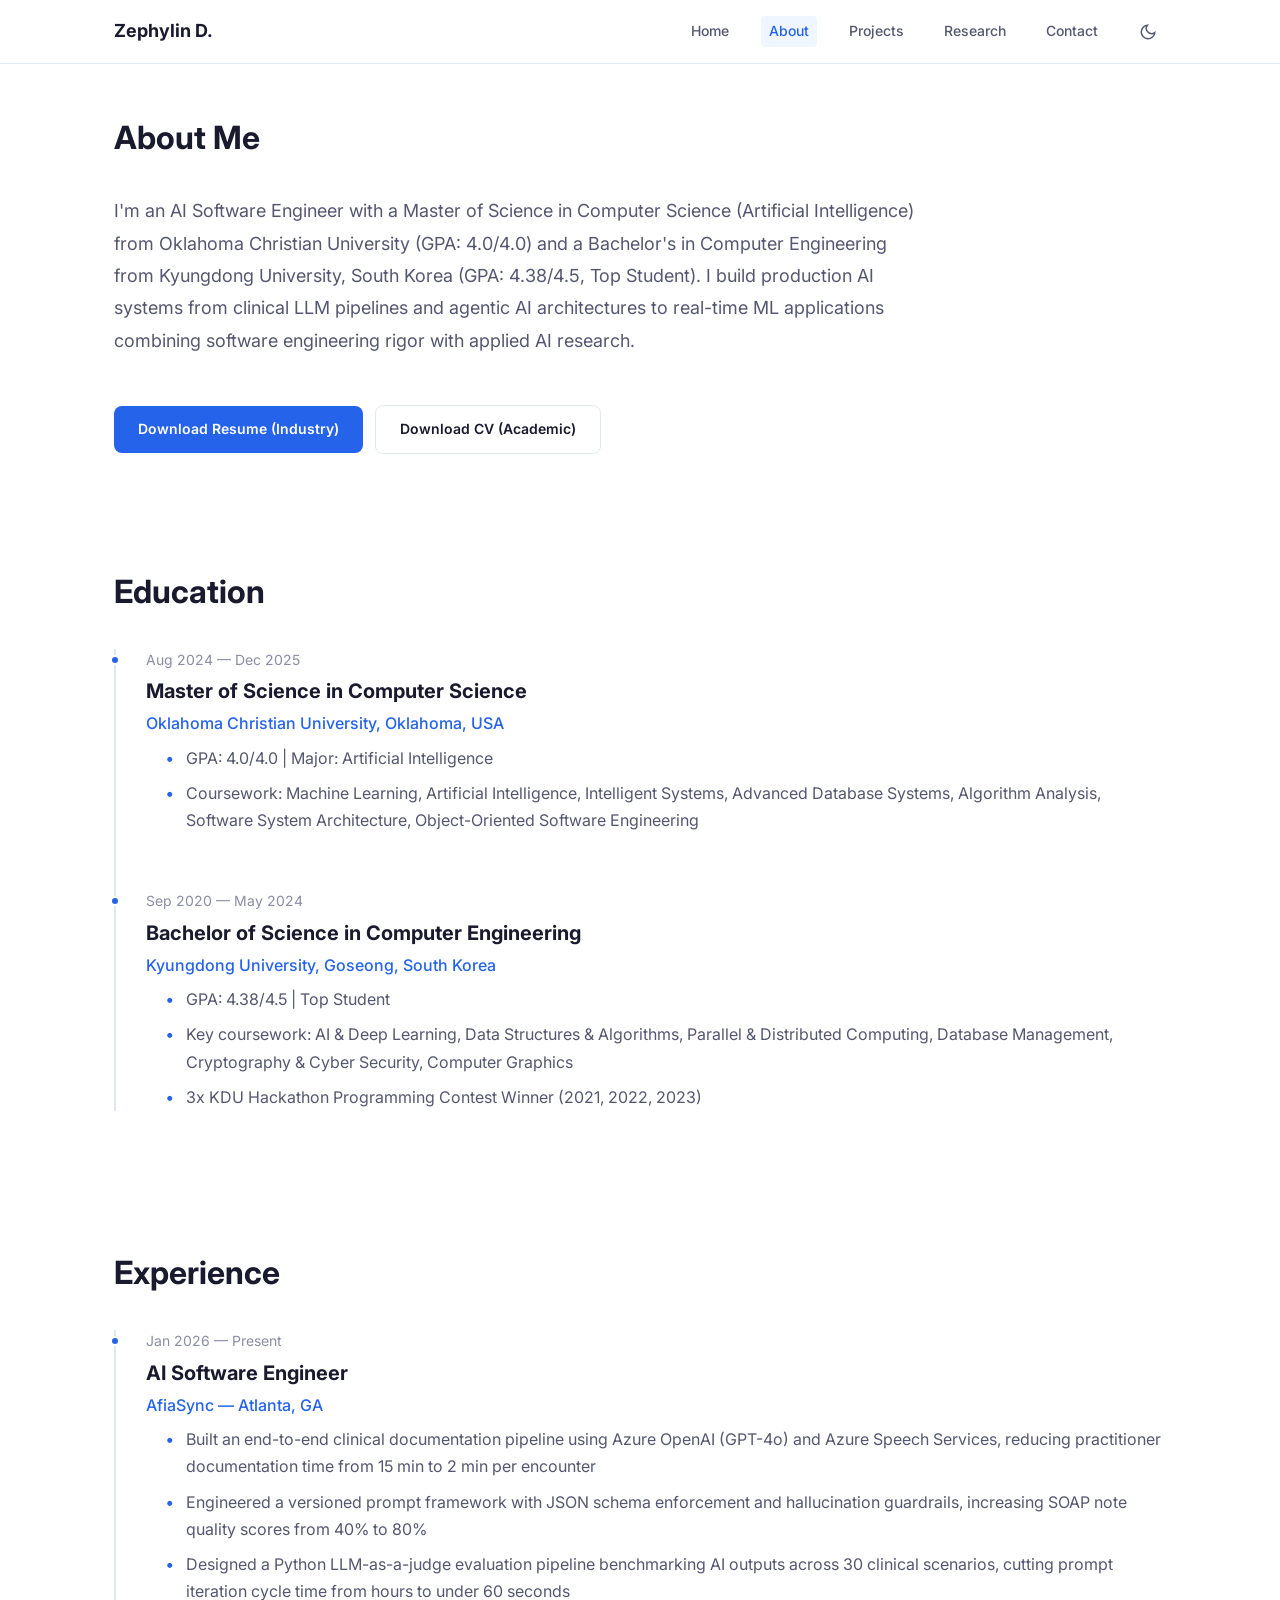
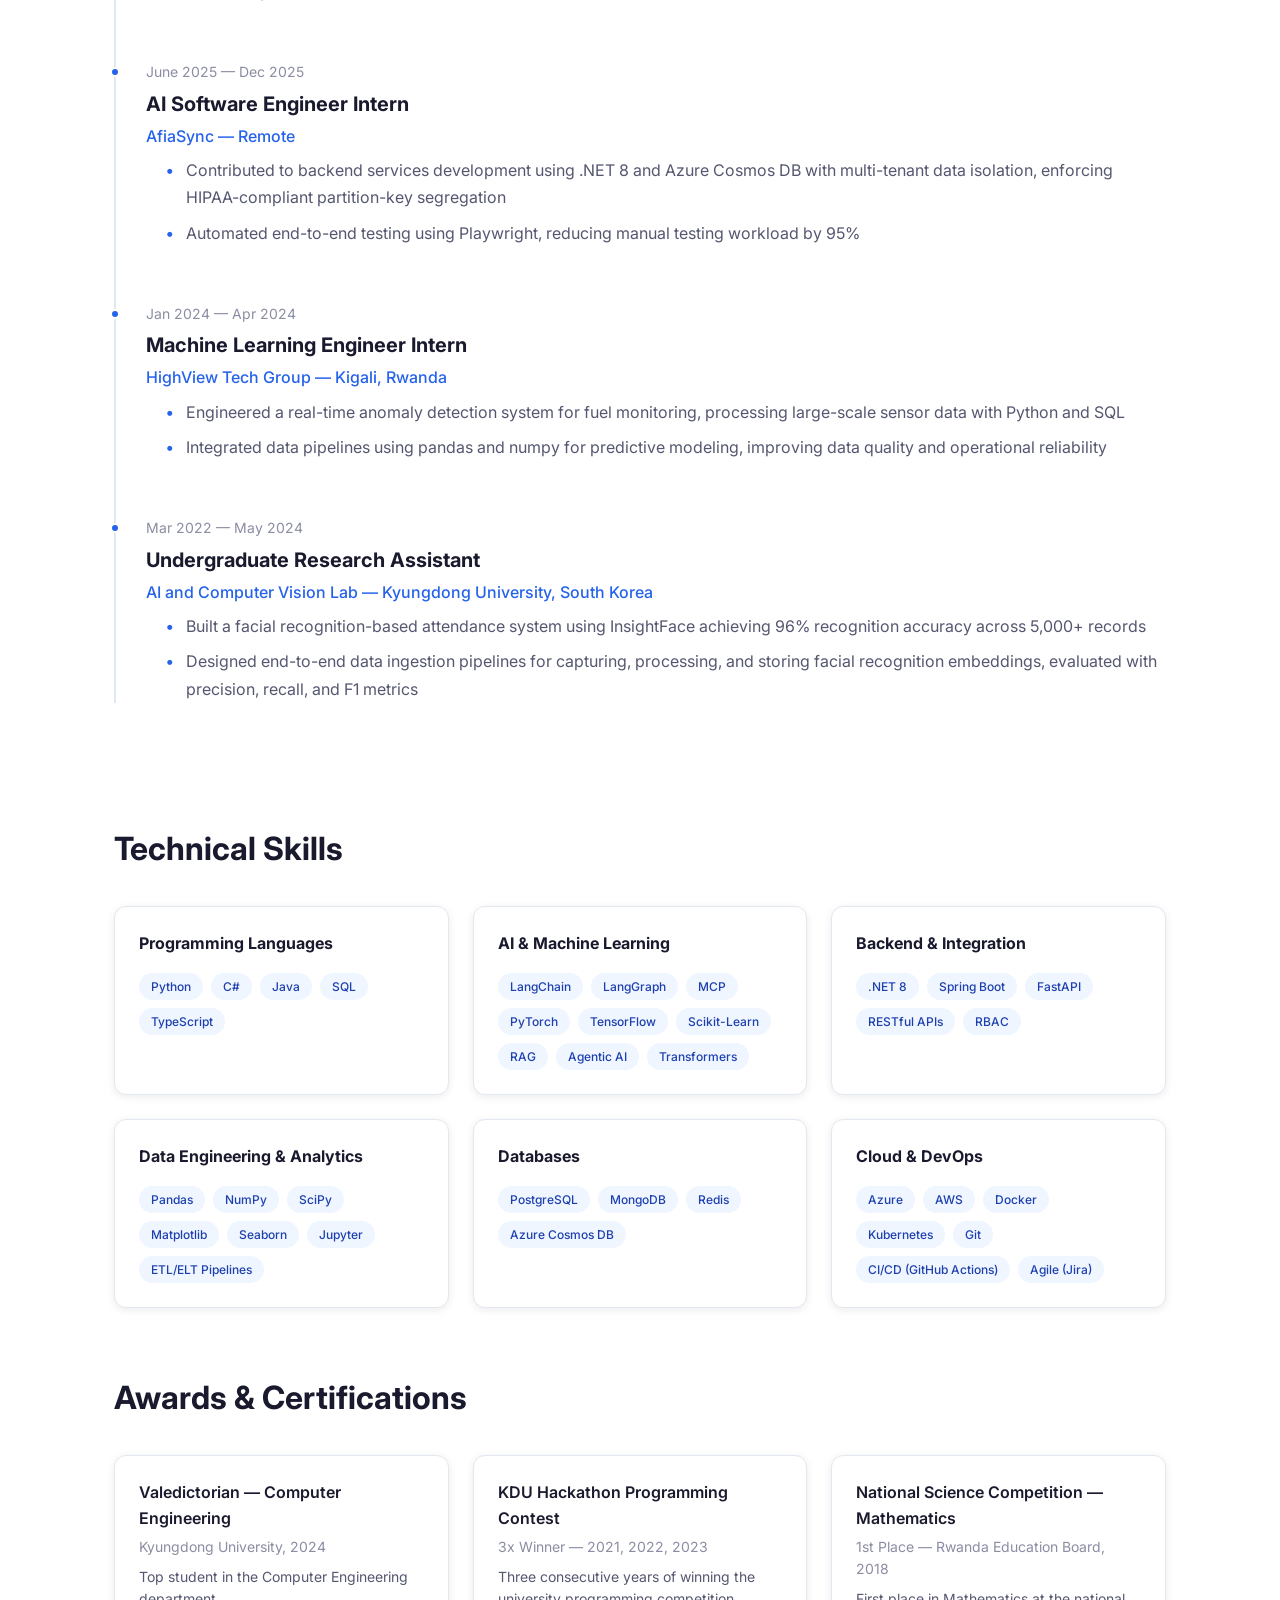
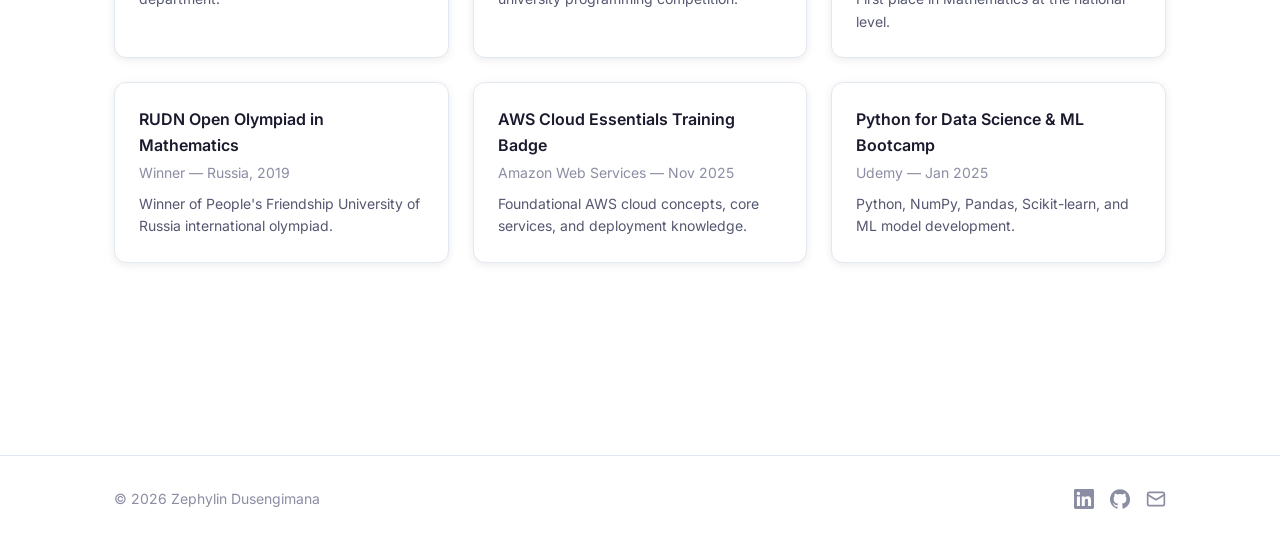
<file: about.html>
<!DOCTYPE html>
<html lang="en">
<head>
  <meta charset="UTF-8">
  <meta name="viewport" content="width=device-width, initial-scale=1.0">
  <title>About — Zephylin Dusengimana</title>
  <meta name="description" content="Learn about Zephylin Dusengimana's education, experience, and technical skills in software development and AI/ML engineering.">

  <!-- Canonical URL -->
  <link rel="canonical" href="https://zephylin.github.io/about.html">

  <!-- Structured data: reinforces the name "Zephylin Dusengimana" to Google -->
  <script type="application/ld+json">
  {
    "@context": "https://schema.org",
    "@type": "Person",
    "name": "Zephylin Dusengimana",
    "url": "https://zephylin.github.io/",
    "image": "https://zephylin.github.io/assets/images/my-avatar.JPG",
    "jobTitle": "AI Software Engineer",
    "email": "mailto:dzephylin@gmail.com",
    "alumniOf": {
      "@type": "CollegeOrUniversity",
      "name": "Oklahoma Christian University"
    },
    "sameAs": [
      "https://www.linkedin.com/in/zephylin-d/",
      "https://github.com/zephylin"
    ]
  }
  </script>

  <link rel="icon" href="./assets/images/logo.ico" type="image/x-icon">
  <link rel="preconnect" href="https://fonts.googleapis.com">
  <link rel="preconnect" href="https://fonts.gstatic.com" crossorigin>
  <link href="https://fonts.googleapis.com/css2?family=Inter:wght@400;500;600;700;800&display=swap" rel="stylesheet">
  <link rel="stylesheet" href="./assets/css/style.css">
</head>
<body>
  <div id="nav-placeholder"></div>

  <!-- Main content starts below the nav -->
  <main class="section" style="padding-top: calc(var(--nav-height) + var(--space-2xl));">
    <div class="container">

      <!-- About Intro -->
      <h1 class="section-title">About Me</h1>
      <p class="about-intro">
        I'm an AI Software Engineer with a Master of Science in Computer Science (Artificial Intelligence) 
        from Oklahoma Christian University (GPA: 4.0/4.0) and a Bachelor's in Computer Engineering 
        from Kyungdong University, South Korea (GPA: 4.38/4.5, Top Student). I build production 
        AI systems from clinical LLM pipelines and agentic AI architectures to real-time ML 
        applications combining software engineering rigor with applied AI research.
      </p>

      <!-- Resume Downloads -->
      <div style="margin-bottom: var(--space-2xl);">
        <a href="./assets/docs/Zephylin_Dusengimana_Resume.pdf" class="btn btn-primary" target="_blank" rel="noopener noreferrer">Download Resume (Industry)</a>
        <a href="./assets/docs/Zephylin_Dusengimana_CV.pdf" class="btn btn-outline" target="_blank" rel="noopener noreferrer" style="margin-left: var(--space-sm);">Download CV (Academic)</a>
      </div>

      <!-- Education -->
      <section class="section">
        <h2 class="section-title">Education</h2>
        <div class="timeline">
          <div class="timeline-item">
            <p class="timeline-date">Aug 2024 — Dec 2025</p>
            <h3 class="timeline-title">Master of Science in Computer Science</h3>
            <p class="timeline-company">Oklahoma Christian University, Oklahoma, USA</p>
            <div class="timeline-description">
              <ul>
                <li>GPA: 4.0/4.0 | Major: Artificial Intelligence</li>
                <li>Coursework: Machine Learning, Artificial Intelligence, Intelligent Systems, Advanced Database Systems, Algorithm Analysis, Software System Architecture, Object-Oriented Software Engineering</li>
                
              </ul>
            </div>
          </div>

          <div class="timeline-item">
            <p class="timeline-date">Sep 2020 — May 2024</p>
            <h3 class="timeline-title">Bachelor of Science in Computer Engineering</h3>
            <p class="timeline-company">Kyungdong University, Goseong, South Korea</p>
            <div class="timeline-description">
              <ul>
                <li>GPA: 4.38/4.5 | Top Student</li>
                <li>Key coursework: AI & Deep Learning, Data Structures & Algorithms, Parallel & Distributed Computing, Database Management, Cryptography & Cyber Security, Computer Graphics</li>
                <li>3x KDU Hackathon Programming Contest Winner (2021, 2022, 2023)</li>
              </ul>
            </div>
          </div>
        </div>
      </section>

      <!-- Experience -->
      <section class="section">
        <h2 class="section-title">Experience</h2>
        <div class="timeline">
          <div class="timeline-item">
            <p class="timeline-date">Jan 2026 — Present</p>
            <h3 class="timeline-title">AI Software Engineer</h3>
            <p class="timeline-company">AfiaSync — Atlanta, GA</p>
            <div class="timeline-description">
              <ul>
                <li>Built an end-to-end clinical documentation pipeline using Azure OpenAI (GPT-4o) and Azure Speech Services, reducing practitioner documentation time from 15 min to 2 min per encounter</li>
                <li>Engineered a versioned prompt framework with JSON schema enforcement and hallucination guardrails, increasing SOAP note quality scores from 40% to 80%</li>
                <li>Designed a Python LLM-as-a-judge evaluation pipeline benchmarking AI outputs across 30 clinical scenarios, cutting prompt iteration cycle time from hours to under 60 seconds</li>
              </ul>
            </div>
          </div>

          <div class="timeline-item">
            <p class="timeline-date">June 2025 — Dec 2025</p>
            <h3 class="timeline-title">AI Software Engineer Intern</h3>
            <p class="timeline-company">AfiaSync — Remote</p>
            <div class="timeline-description">
              <ul>
                <li>Contributed to backend services development using .NET 8 and Azure Cosmos DB with multi-tenant data isolation, enforcing HIPAA-compliant partition-key segregation</li>
                <li>Automated end-to-end testing using Playwright, reducing manual testing workload by 95%</li>
              </ul>
            </div>
          </div>

          <div class="timeline-item">
            <p class="timeline-date">Jan 2024 — Apr 2024</p>
            <h3 class="timeline-title">Machine Learning Engineer Intern</h3>
            <p class="timeline-company">HighView Tech Group — Kigali, Rwanda</p>
            <div class="timeline-description">
              <ul>
                <li>Engineered a real-time anomaly detection system for fuel monitoring, processing large-scale sensor data with Python and SQL</li>
                <li>Integrated data pipelines using pandas and numpy for predictive modeling, improving data quality and operational reliability</li>
              </ul>
            </div>
          </div>

          <div class="timeline-item">
            <p class="timeline-date">Mar 2022 — May 2024</p>
            <h3 class="timeline-title">Undergraduate Research Assistant</h3>
            <p class="timeline-company">AI and Computer Vision Lab — Kyungdong University, South Korea</p>
            <div class="timeline-description">
              <ul>
                <li>Built a facial recognition-based attendance system using InsightFace achieving 96% recognition accuracy across 5,000+ records</li>
                <li>Designed end-to-end data ingestion pipelines for capturing, processing, and storing facial recognition embeddings, evaluated with precision, recall, and F1 metrics</li>
              </ul>
            </div>
          </div>
        </div>
      </section>

      <!-- Skills -->
      <section class="skills-section">
        <h2 class="section-title">Technical Skills</h2>
        <div class="skills-grid">
          <div class="skill-category">
            <h3>Programming Languages</h3>
            <div class="skill-tags">
              <span class="skill-tag">Python</span>
              <span class="skill-tag">C#</span>
              <span class="skill-tag">Java</span>
              <span class="skill-tag">SQL</span>
              <span class="skill-tag">TypeScript</span>
            </div>
          </div>

          <div class="skill-category">
            <h3>AI & Machine Learning</h3>
            <div class="skill-tags">
              <span class="skill-tag">LangChain</span>
              <span class="skill-tag">LangGraph</span>
              <span class="skill-tag">MCP</span>
              <span class="skill-tag">PyTorch</span>
              <span class="skill-tag">TensorFlow</span>
              <span class="skill-tag">Scikit-Learn</span>
              <span class="skill-tag">RAG</span>
              <span class="skill-tag">Agentic AI</span>
              <span class="skill-tag">Transformers</span>
            </div>
          </div>

          <div class="skill-category">
            <h3>Backend & Integration</h3>
            <div class="skill-tags">
              <span class="skill-tag">.NET 8</span>
              <span class="skill-tag">Spring Boot</span>
              <span class="skill-tag">FastAPI</span>
              <span class="skill-tag">RESTful APIs</span>
              <span class="skill-tag">RBAC</span>
            </div>
          </div>

          <div class="skill-category">
            <h3>Data Engineering & Analytics</h3>
            <div class="skill-tags">
              <span class="skill-tag">Pandas</span>
              <span class="skill-tag">NumPy</span>
              <span class="skill-tag">SciPy</span>
              <span class="skill-tag">Matplotlib</span>
              <span class="skill-tag">Seaborn</span>
              <span class="skill-tag">Jupyter</span>
              <span class="skill-tag">ETL/ELT Pipelines</span>
            </div>
          </div>

          <div class="skill-category">
            <h3>Databases</h3>
            <div class="skill-tags">
              <span class="skill-tag">PostgreSQL</span>
              <span class="skill-tag">MongoDB</span>
              <span class="skill-tag">Redis</span>
              <span class="skill-tag">Azure Cosmos DB</span>
            </div>
          </div>

          <div class="skill-category">
            <h3>Cloud & DevOps</h3>
            <div class="skill-tags">
              <span class="skill-tag">Azure</span>
              <span class="skill-tag">AWS</span>
              <span class="skill-tag">Docker</span>
              <span class="skill-tag">Kubernetes</span>
              <span class="skill-tag">Git</span>
              <span class="skill-tag">CI/CD (GitHub Actions)</span>
              <span class="skill-tag">Agile (Jira)</span>
            </div>
          </div>
        </div>
      </section>

      <!-- Awards & Certifications -->
      <section class="section">
        <h2 class="section-title">Awards & Certifications</h2>
        <div class="awards-grid">
          <div class="award-item">
            <h4>Valedictorian — Computer Engineering</h4>
            <p class="award-meta">Kyungdong University, 2024</p>
            <p>Top student in the Computer Engineering department.</p>
          </div>

          <div class="award-item">
            <h4>KDU Hackathon Programming Contest</h4>
            <p class="award-meta">3x Winner — 2021, 2022, 2023</p>
            <p>Three consecutive years of winning the university programming competition.</p>
          </div>

          <div class="award-item">
            <h4>National Science Competition — Mathematics</h4>
            <p class="award-meta">1st Place — Rwanda Education Board, 2018</p>
            <p>First place in Mathematics at the national level.</p>
          </div>

          <div class="award-item">
            <h4>RUDN Open Olympiad in Mathematics</h4>
            <p class="award-meta">Winner — Russia, 2019</p>
            <p>Winner of People's Friendship University of Russia international olympiad.</p>
          </div>

          <div class="award-item">
            <h4>AWS Cloud Essentials Training Badge</h4>
            <p class="award-meta">Amazon Web Services — Nov 2025</p>
            <p>Foundational AWS cloud concepts, core services, and deployment knowledge.</p>
          </div>

          <div class="award-item">
            <h4>Python for Data Science & ML Bootcamp</h4>
            <p class="award-meta">Udemy — Jan 2025</p>
            <p>Python, NumPy, Pandas, Scikit-learn, and ML model development.</p>
          </div>
        </div>
      </section>

    </div>
  </main>

  <div id="footer-placeholder"></div>

  <script src="./assets/js/main.js"></script>
  <script>initPage('about');</script>
</body>
</html>
</file>
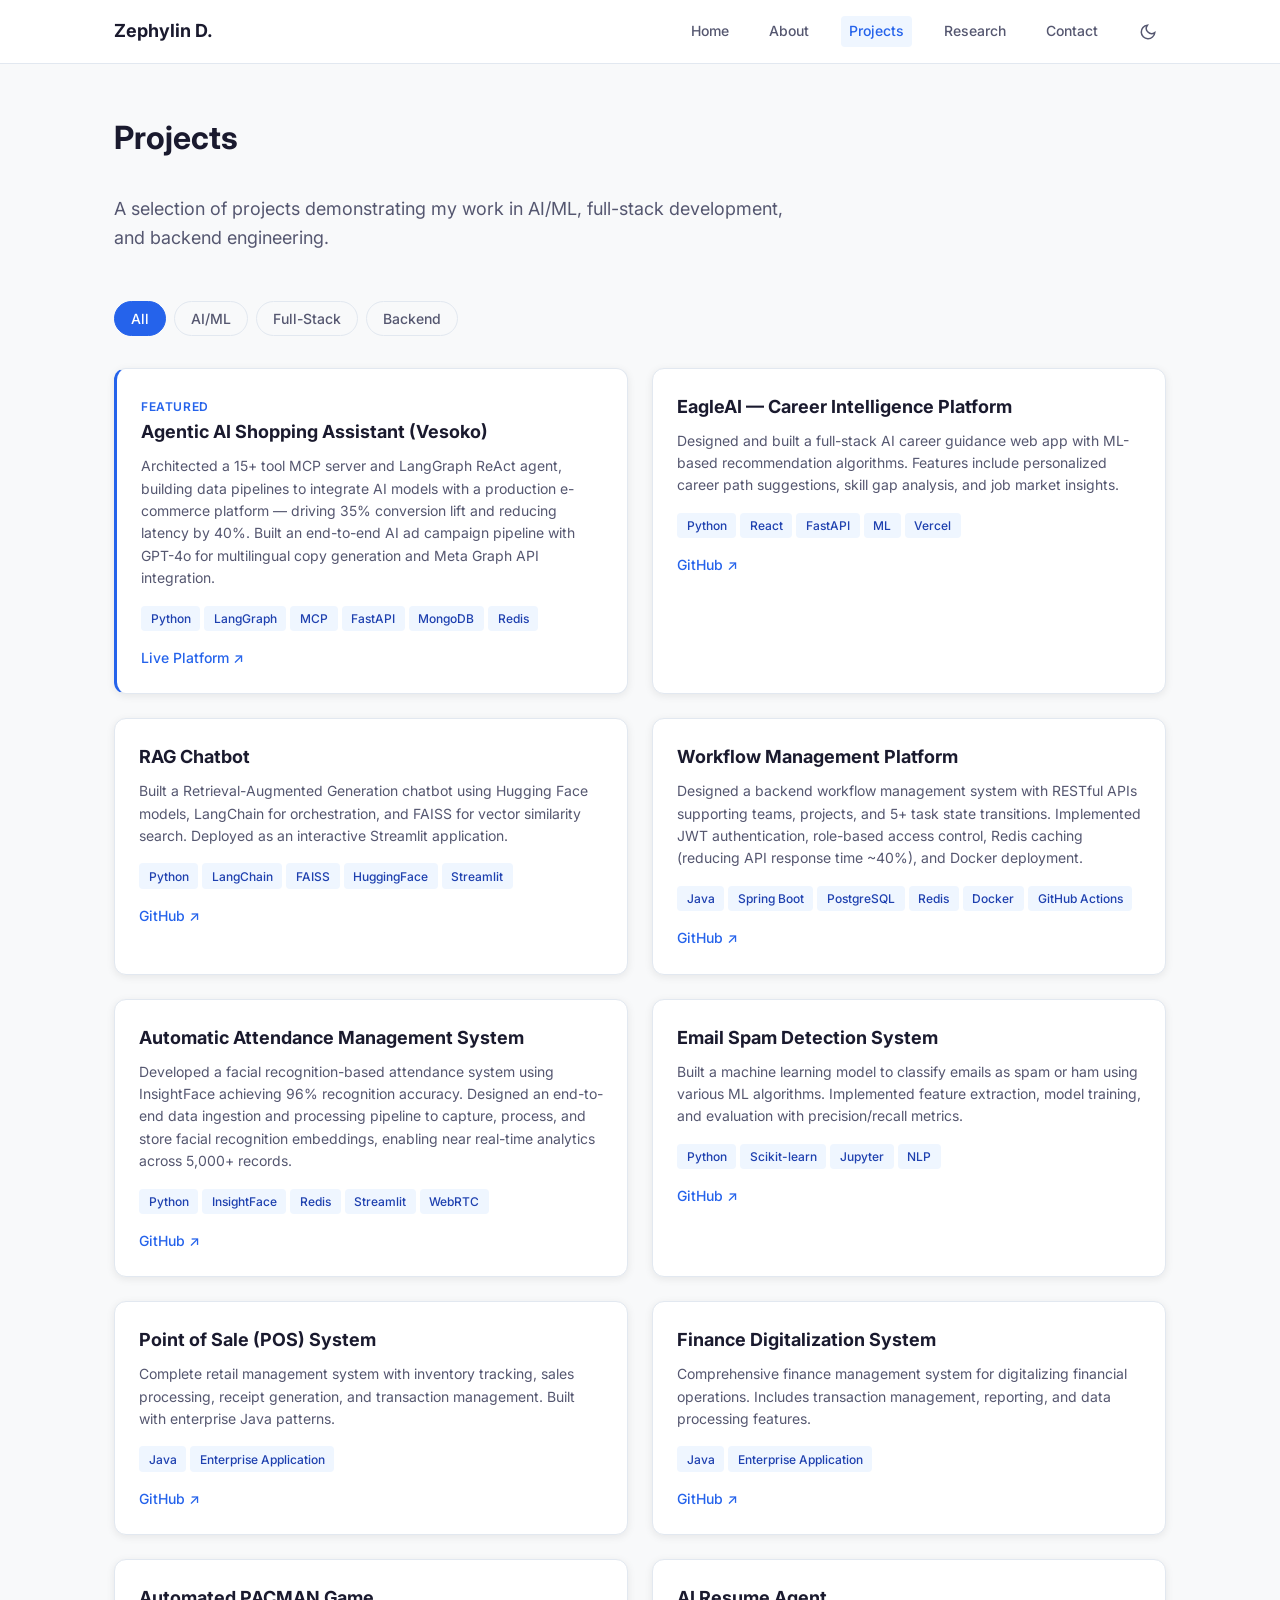
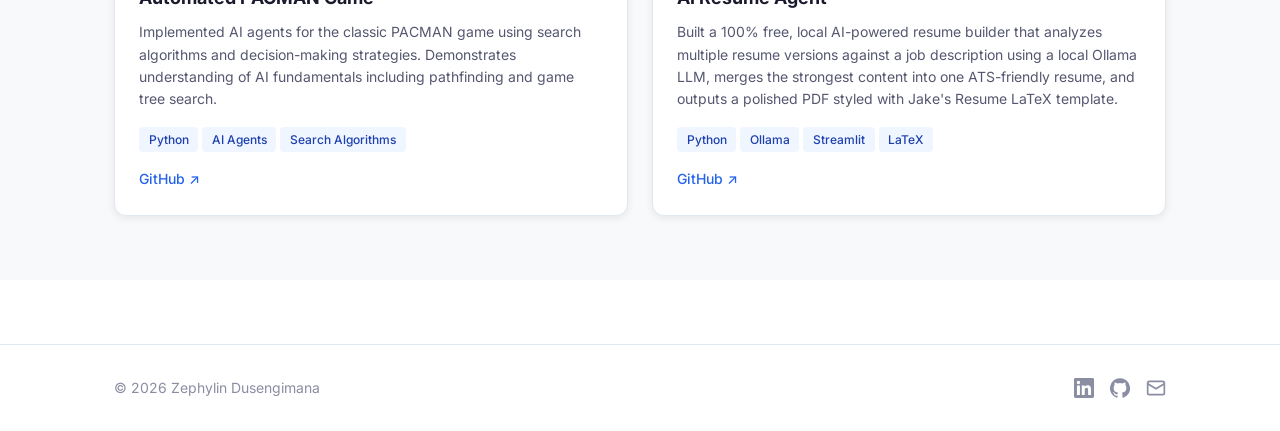
<file: projects.html>
<!DOCTYPE html>
<html lang="en">
<head>
  <meta charset="UTF-8">
  <meta name="viewport" content="width=device-width, initial-scale=1.0">
  <title>Projects — Zephylin Dusengimana</title>
  <meta name="description" content="Portfolio of projects by Zephylin Dusengimana including AI/ML systems, full-stack web applications, and backend engineering.">

  <!-- Canonical URL -->
  <link rel="canonical" href="https://zephylin.github.io/projects.html">

  <!-- Structured data: reinforces the name "Zephylin Dusengimana" to Google -->
  <script type="application/ld+json">
  {
    "@context": "https://schema.org",
    "@type": "Person",
    "name": "Zephylin Dusengimana",
    "url": "https://zephylin.github.io/",
    "image": "https://zephylin.github.io/assets/images/my-avatar.JPG",
    "jobTitle": "AI Software Engineer",
    "email": "mailto:dzephylin@gmail.com",
    "alumniOf": {
      "@type": "CollegeOrUniversity",
      "name": "Oklahoma Christian University"
    },
    "sameAs": [
      "https://www.linkedin.com/in/zephylin-d/",
      "https://github.com/zephylin"
    ]
  }
  </script>

  <link rel="icon" href="./assets/images/logo.ico" type="image/x-icon">
  <link rel="preconnect" href="https://fonts.googleapis.com">
  <link rel="preconnect" href="https://fonts.gstatic.com" crossorigin>
  <link href="https://fonts.googleapis.com/css2?family=Inter:wght@400;500;600;700;800&display=swap" rel="stylesheet">
  <link rel="stylesheet" href="./assets/css/style.css">
</head>
<body>
  <div id="nav-placeholder"></div>

  <main class="section page-alt-bg" style="padding-top: calc(var(--nav-height) + var(--space-2xl));">
    <div class="container">
      <h1 class="section-title">Projects</h1>
      <p class="section-subtitle">
        A selection of projects demonstrating my work in AI/ML, full-stack development, and backend engineering.
      </p>

      <!-- Filter Buttons -->
      <div class="filter-buttons">
        <button class="filter-btn active" data-filter="all">All</button>
        <button class="filter-btn" data-filter="ai">AI/ML</button>
        <button class="filter-btn" data-filter="web">Full-Stack</button>
        <button class="filter-btn" data-filter="backend">Backend</button>
      </div>

      <!-- Projects Grid -->
      <div class="projects-grid" id="projects-grid">

        <!-- Project 1: Vesoko — Agentic AI Shopping Assistant -->
        <div class="project-card" data-category="ai">
          <span class="project-label">Featured</span>
          <h3>Agentic AI Shopping Assistant (Vesoko)</h3>
          <p class="project-description">
            Architected a 15+ tool MCP server and LangGraph ReAct agent, building data pipelines 
            to integrate AI models with a production e-commerce platform — driving 35% conversion 
            lift and reducing latency by 40%. Built an end-to-end AI ad campaign pipeline with 
            GPT-4o for multilingual copy generation and Meta Graph API integration.
          </p>
          <div class="project-tags">
            <span class="project-tag">Python</span>
            <span class="project-tag">LangGraph</span>
            <span class="project-tag">MCP</span>
            <span class="project-tag">FastAPI</span>
            <span class="project-tag">MongoDB</span>
            <span class="project-tag">Redis</span>
          </div>
          <div class="project-links">
            <a href="https://www.vesoko.com/" target="_blank" rel="noopener noreferrer">Live Platform ↗</a>
          </div>
        </div>

        <!-- Project 2: EagleAI -->
        <div class="project-card" data-category="ai web">
          <h3>EagleAI — Career Intelligence Platform</h3>
          <p class="project-description">
            Designed and built a full-stack AI career guidance web app with ML-based 
            recommendation algorithms. Features include personalized career path suggestions, 
            skill gap analysis, and job market insights.
          </p>
          <div class="project-tags">
            <span class="project-tag">Python</span>
            <span class="project-tag">React</span>
            <span class="project-tag">FastAPI</span>
            <span class="project-tag">ML</span>
            <span class="project-tag">Vercel</span>
          </div>
          <div class="project-links">
            <a href="https://github.com/zephylin/EagleAI.git" target="_blank" rel="noopener noreferrer">GitHub ↗</a>
          </div>
        </div>

        <!-- Project 3: RAG Chatbot -->
        <div class="project-card" data-category="ai">
          <h3>RAG Chatbot</h3>
          <p class="project-description">
            Built a Retrieval-Augmented Generation chatbot using Hugging Face models, 
            LangChain for orchestration, and FAISS for vector similarity search. 
            Deployed as an interactive Streamlit application.
          </p>
          <div class="project-tags">
            <span class="project-tag">Python</span>
            <span class="project-tag">LangChain</span>
            <span class="project-tag">FAISS</span>
            <span class="project-tag">HuggingFace</span>
            <span class="project-tag">Streamlit</span>
          </div>
          <div class="project-links">
            <a href="https://github.com/zephylin/Chat-bot.git" target="_blank" rel="noopener noreferrer">GitHub ↗</a>
          </div>
        </div>

        <!-- Project 3: Workflow Management Platform -->
        <div class="project-card" data-category="backend">
          <h3>Workflow Management Platform</h3>
          <p class="project-description">
            Designed a backend workflow management system with RESTful APIs supporting teams, 
            projects, and 5+ task state transitions. Implemented JWT authentication, role-based 
            access control, Redis caching (reducing API response time ~40%), and Docker deployment.
          </p>
          <div class="project-tags">
            <span class="project-tag">Java</span>
            <span class="project-tag">Spring Boot</span>
            <span class="project-tag">PostgreSQL</span>
            <span class="project-tag">Redis</span>
            <span class="project-tag">Docker</span>
            <span class="project-tag">GitHub Actions</span>
          </div>
          <div class="project-links">
            <a href="https://github.com/zephylin/Workflow-Management-Platform.git" target="_blank" rel="noopener noreferrer">GitHub ↗</a>
          </div>
        </div>

        <!-- Project: Attendance System -->
        <div class="project-card" data-category="ai">
          <h3>Automatic Attendance Management System</h3>
          <p class="project-description">
            Developed a facial recognition-based attendance system using InsightFace achieving 
            96% recognition accuracy. Designed an end-to-end data ingestion and processing 
            pipeline to capture, process, and store facial recognition embeddings, enabling 
            near real-time analytics across 5,000+ records.
          </p>
          <div class="project-tags">
            <span class="project-tag">Python</span>
            <span class="project-tag">InsightFace</span>
            <span class="project-tag">Redis</span>
            <span class="project-tag">Streamlit</span>
            <span class="project-tag">WebRTC</span>
          </div>
          <div class="project-links">
            <a href="https://github.com/zephylin/Attendance-Management-System-using-Insightface" target="_blank" rel="noopener noreferrer">GitHub ↗</a>
          </div>
        </div>

        <!-- Project 5: Email Spam Detection -->
        <div class="project-card" data-category="ai">
          <h3>Email Spam Detection System</h3>
          <p class="project-description">
            Built a machine learning model to classify emails as spam or ham using 
            various ML algorithms. Implemented feature extraction, model training, 
            and evaluation with precision/recall metrics.
          </p>
          <div class="project-tags">
            <span class="project-tag">Python</span>
            <span class="project-tag">Scikit-learn</span>
            <span class="project-tag">Jupyter</span>
            <span class="project-tag">NLP</span>
          </div>
          <div class="project-links">
            <a href="https://github.com/zephylin/Email-Spam-Detection" target="_blank" rel="noopener noreferrer">GitHub ↗</a>
          </div>
        </div>

        <!-- Project 6: Point of Sale System -->
        <div class="project-card" data-category="backend">
          <h3>Point of Sale (POS) System</h3>
          <p class="project-description">
            Complete retail management system with inventory tracking, sales processing, 
            receipt generation, and transaction management. Built with enterprise Java patterns.
          </p>
          <div class="project-tags">
            <span class="project-tag">Java</span>
            <span class="project-tag">Enterprise Application</span>
          </div>
          <div class="project-links">
            <a href="https://github.com/zephylin/Point-of-Sale-System" target="_blank" rel="noopener noreferrer">GitHub ↗</a>
          </div>
        </div>

        <!-- Project 7: Finance Digitalization -->
        <div class="project-card" data-category="backend">
          <h3>Finance Digitalization System</h3>
          <p class="project-description">
            Comprehensive finance management system for digitalizing financial operations. 
            Includes transaction management, reporting, and data processing features.
          </p>
          <div class="project-tags">
            <span class="project-tag">Java</span>
            <span class="project-tag">Enterprise Application</span>
          </div>
          <div class="project-links">
            <a href="https://github.com/zephylin/Finance-Digitalization-System" target="_blank" rel="noopener noreferrer">GitHub ↗</a>
          </div>
        </div>

        <!-- Project 8: Automated PACMAN -->
        <div class="project-card" data-category="ai">
          <h3>Automated PACMAN Game</h3>
          <p class="project-description">
            Implemented AI agents for the classic PACMAN game using search algorithms
            and decision-making strategies. Demonstrates understanding of AI fundamentals
            including pathfinding and game tree search.
          </p>
          <div class="project-tags">
            <span class="project-tag">Python</span>
            <span class="project-tag">AI Agents</span>
            <span class="project-tag">Search Algorithms</span>
          </div>
          <div class="project-links">
            <a href="https://github.com/zephylin/Automated-PACMAN-game" target="_blank" rel="noopener noreferrer">GitHub ↗</a>
          </div>
        </div>

        <!-- Project 9: AI Resume Agent -->
        <div class="project-card" data-category="ai">
          <h3>AI Resume Agent</h3>
          <p class="project-description">
            Built a 100% free, local AI-powered resume builder that analyzes multiple
            resume versions against a job description using a local Ollama LLM, merges
            the strongest content into one ATS-friendly resume, and outputs a polished
            PDF styled with Jake's Resume LaTeX template.
          </p>
          <div class="project-tags">
            <span class="project-tag">Python</span>
            <span class="project-tag">Ollama</span>
            <span class="project-tag">Streamlit</span>
            <span class="project-tag">LaTeX</span>
          </div>
          <div class="project-links">
            <a href="https://github.com/zephylin/AI-Resume-Agent.git" target="_blank" rel="noopener noreferrer">GitHub ↗</a>
          </div>
        </div>

      </div>
    </div>
  </main>

  <div id="footer-placeholder"></div>

  <script src="./assets/js/main.js"></script>
  <script>
    initPage('projects');

    // ============================================
    // PROJECT FILTERING
    // ============================================
    // When a filter button is clicked, show/hide
    // project cards based on their data-category attribute.

    const filterBtns = document.querySelectorAll('.filter-btn');
    const projectCards = document.querySelectorAll('.project-card');

    filterBtns.forEach(btn => {
      btn.addEventListener('click', () => {
        // Update active button
        filterBtns.forEach(b => b.classList.remove('active'));
        btn.classList.add('active');

        const filter = btn.getAttribute('data-filter');

        projectCards.forEach(card => {
          const category = card.getAttribute('data-category');
          // Show if filter is "all" OR if the card's category includes the filter value
          if (filter === 'all' || category.includes(filter)) {
            card.style.display = '';
          } else {
            card.style.display = 'none';
          }
        });
      });
    });
  </script>
</body>
</html>
</file>
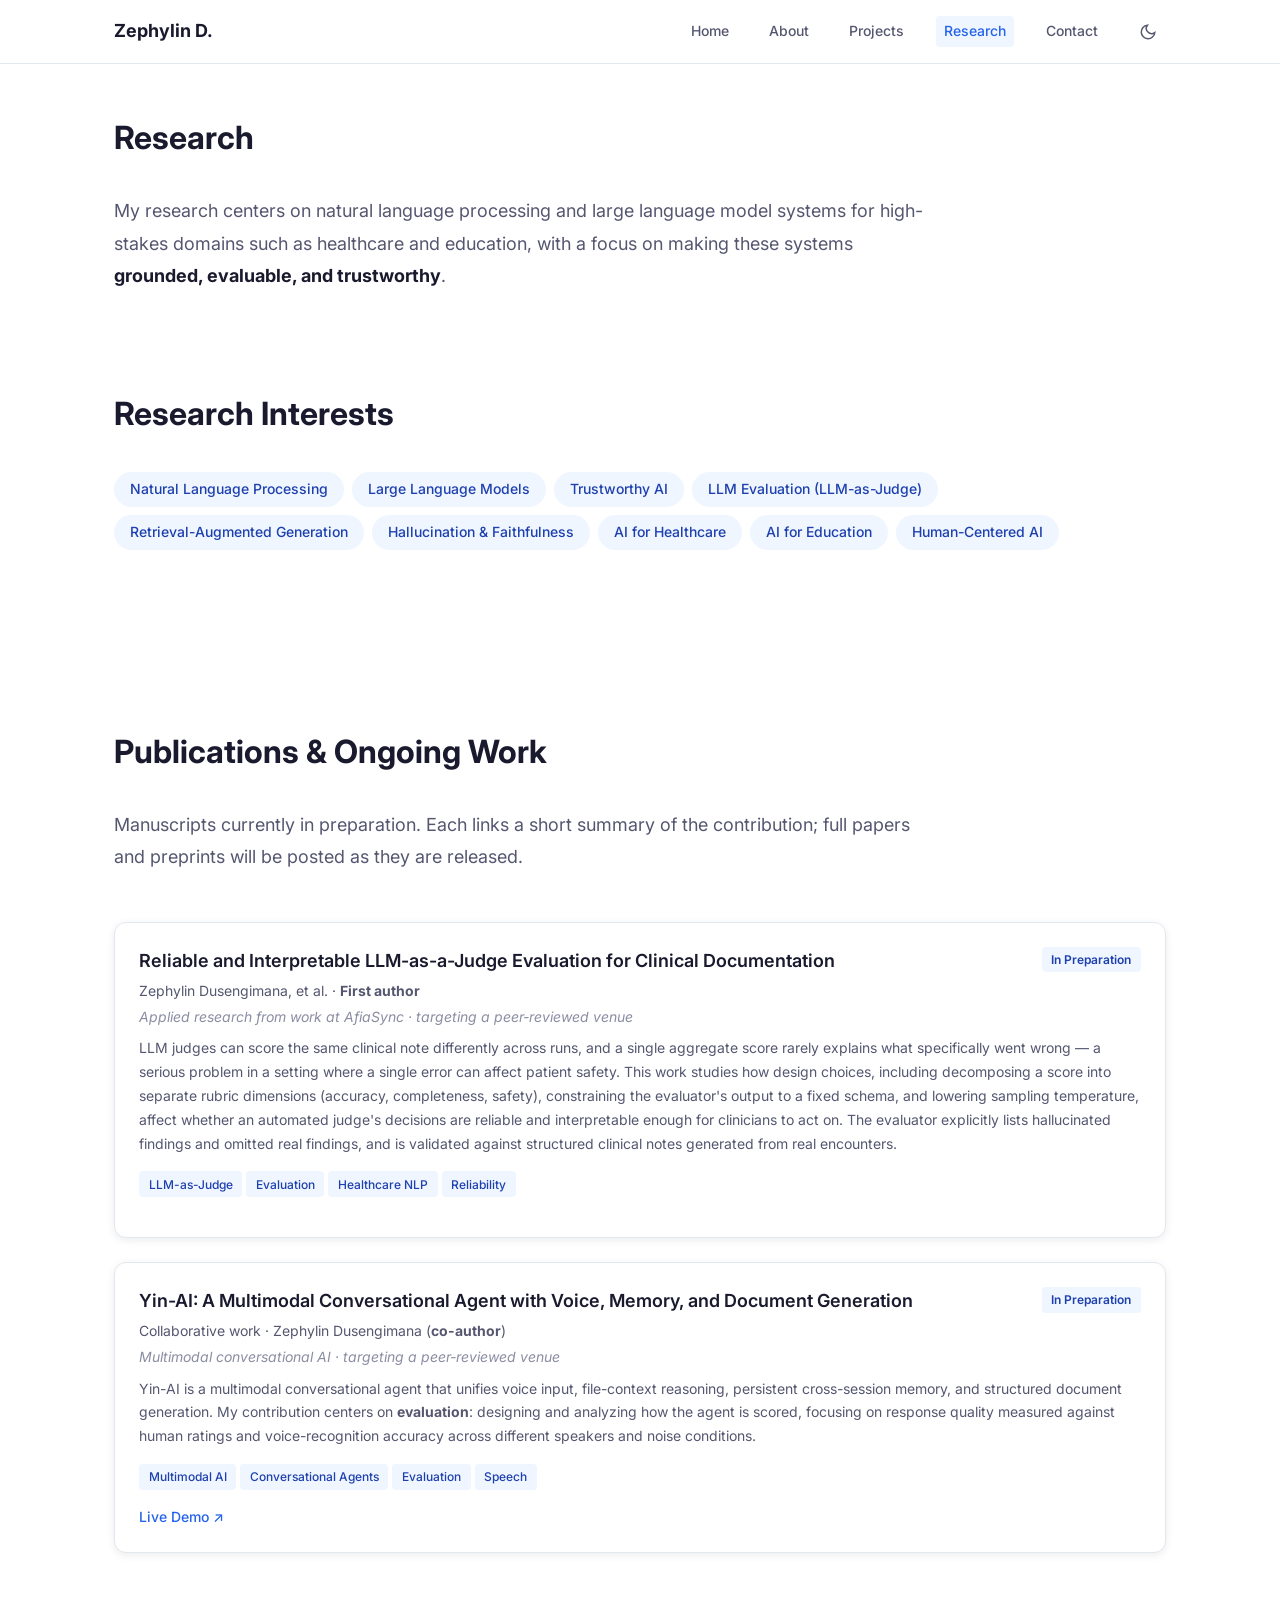
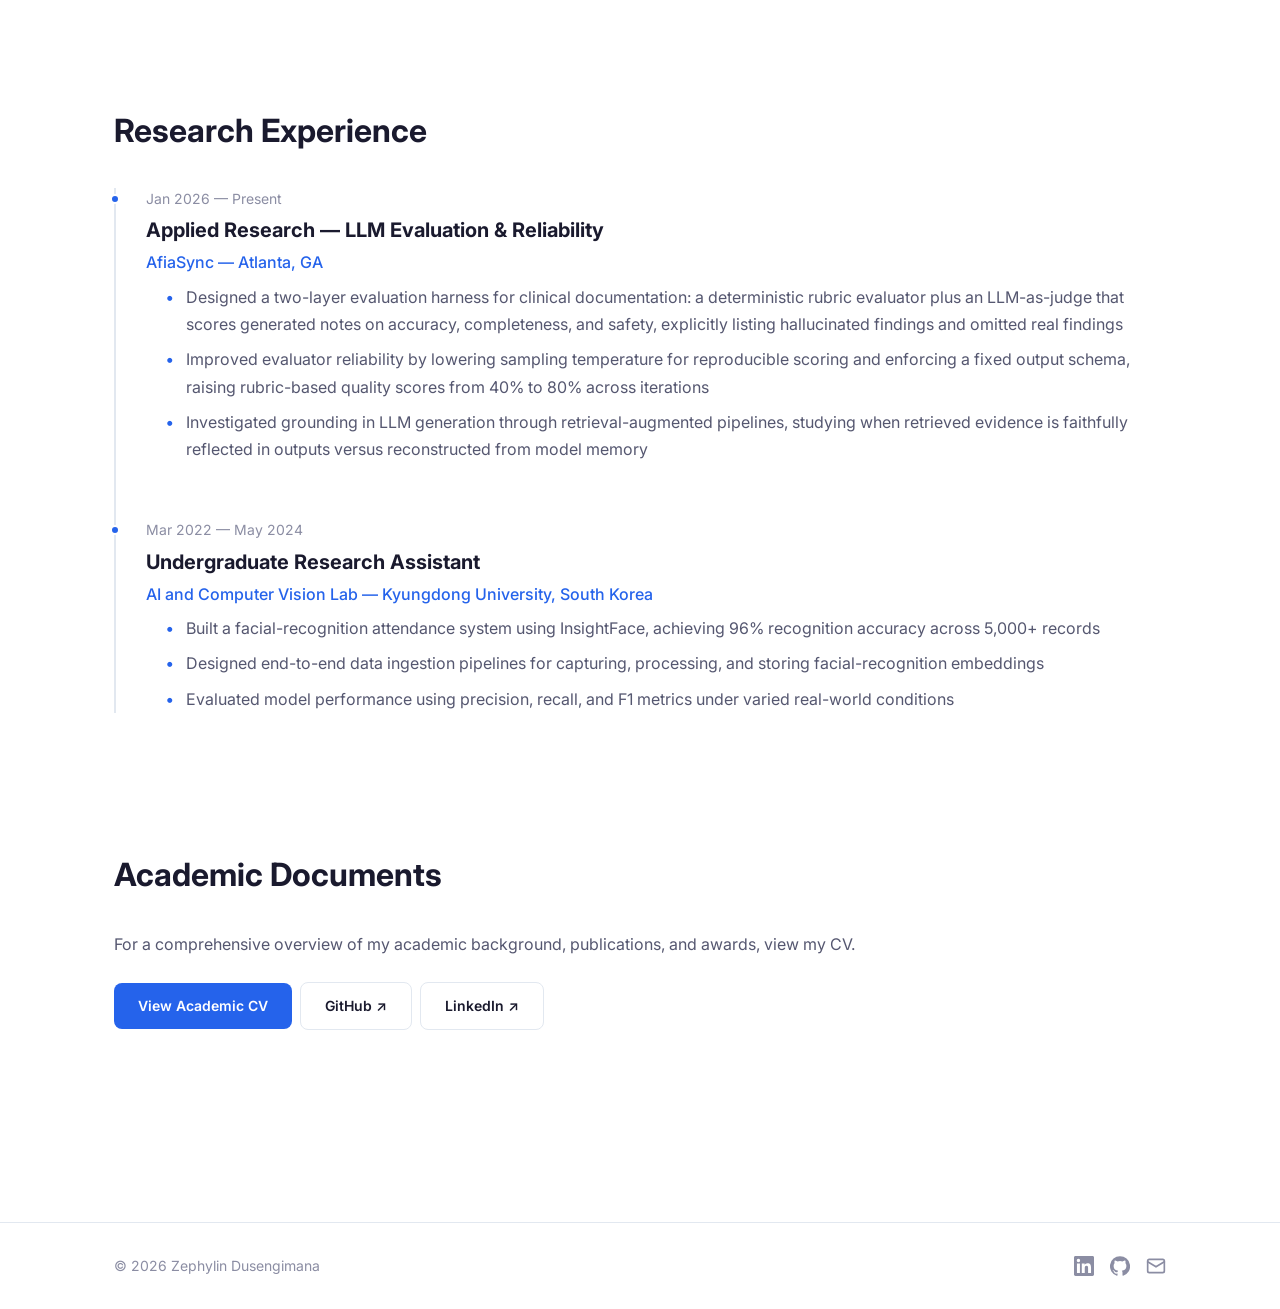
<file: research.html>
<!DOCTYPE html>
<html lang="en">
<head>
  <meta charset="UTF-8">
  <meta name="viewport" content="width=device-width, initial-scale=1.0">
  <title>Research — Zephylin Dusengimana</title>
  <meta name="description" content="Research experience and interests of Zephylin Dusengimana in AI, computer vision, NLP, and machine learning.">

  <!-- Canonical URL -->
  <link rel="canonical" href="https://zephylin.github.io/research.html">

  <!-- Structured data: reinforces the name "Zephylin Dusengimana" to Google -->
  <script type="application/ld+json">
  {
    "@context": "https://schema.org",
    "@type": "Person",
    "name": "Zephylin Dusengimana",
    "url": "https://zephylin.github.io/",
    "image": "https://zephylin.github.io/assets/images/my-avatar.JPG",
    "jobTitle": "AI Software Engineer",
    "email": "mailto:dzephylin@gmail.com",
    "alumniOf": {
      "@type": "CollegeOrUniversity",
      "name": "Oklahoma Christian University"
    },
    "sameAs": [
      "https://www.linkedin.com/in/zephylin-d/",
      "https://github.com/zephylin"
    ]
  }
  </script>

  <link rel="icon" href="./assets/images/logo.ico" type="image/x-icon">
  <link rel="preconnect" href="https://fonts.googleapis.com">
  <link rel="preconnect" href="https://fonts.gstatic.com" crossorigin>
  <link href="https://fonts.googleapis.com/css2?family=Inter:wght@400;500;600;700;800&display=swap" rel="stylesheet">
  <link rel="stylesheet" href="./assets/css/style.css">
</head>
<body>
  <div id="nav-placeholder"></div>

  <main class="section" style="padding-top: calc(var(--nav-height) + var(--space-2xl));">
    <div class="container">
      <h1 class="section-title">Research</h1>
      <p class="research-profile-statement">
        My research centers on natural language processing and large language model systems for
        high-stakes domains such as healthcare and education, with a focus on making these systems
        <strong>grounded, evaluable, and trustworthy</strong>.
      </p>

      <!-- Research Interests -->
      <section class="section">
        <h2 class="section-title">Research Interests</h2>
        <div class="research-interests">
          <span class="research-interest-tag">Natural Language Processing</span>
          <span class="research-interest-tag">Large Language Models</span>
          <span class="research-interest-tag">Trustworthy AI</span>
          <span class="research-interest-tag">LLM Evaluation (LLM-as-Judge)</span>
          <span class="research-interest-tag">Retrieval-Augmented Generation</span>
          <span class="research-interest-tag">Hallucination &amp; Faithfulness</span>
          <span class="research-interest-tag">AI for Healthcare</span>
          <span class="research-interest-tag">AI for Education</span>
          <span class="research-interest-tag">Human-Centered AI</span>
        </div>
      </section>

      <!-- Publications & Ongoing Work -->
      <section class="section">
        <h2 class="section-title">Publications &amp; Ongoing Work</h2>
        <p class="research-intro">
          Manuscripts currently in preparation. Each links a short summary of the contribution;
          full papers and preprints will be posted as they are released.
        </p>

        <!-- Paper 1: AfiaSync — LLM-as-Judge evaluation (first author) -->
        <div class="publication-item">
          <div class="pub-header">
            <h3>Reliable and Interpretable LLM-as-a-Judge Evaluation for Clinical Documentation</h3>
            <span class="pub-status pub-status--prep">In Preparation</span>
          </div>
          <p class="pub-authors">Zephylin Dusengimana, et al. &middot; <strong>First author</strong></p>
          <p class="pub-venue">Applied research from work at AfiaSync &middot; targeting a peer-reviewed venue</p>
          <p class="pub-abstract">
            LLM judges can score the same clinical note differently across runs, and a single aggregate
            score rarely explains what specifically went wrong — a serious problem in a setting where a
            single error can affect patient safety. This work studies how design choices, including
            decomposing a score into separate rubric dimensions (accuracy, completeness, safety),
            constraining the evaluator's output to a fixed schema, and lowering sampling temperature,
            affect whether an automated judge's decisions are reliable and interpretable enough for
            clinicians to act on. The evaluator explicitly lists hallucinated findings and omitted real
            findings, and is validated against structured clinical notes generated from real encounters.
          </p>
          <div class="pub-tags">
            <span class="pub-tag">LLM-as-Judge</span>
            <span class="pub-tag">Evaluation</span>
            <span class="pub-tag">Healthcare NLP</span>
            <span class="pub-tag">Reliability</span>
          </div>
        </div>

        <!-- Paper 2: Yin-AI — multimodal agent evaluation (co-author) -->
        <!-- TODO: confirm exact author list / order and any preprint link before publishing. -->
        <div class="publication-item">
          <div class="pub-header">
            <h3>Yin-AI: A Multimodal Conversational Agent with Voice, Memory, and Document Generation</h3>
            <span class="pub-status pub-status--prep">In Preparation</span>
          </div>
          <p class="pub-authors">Collaborative work &middot; Zephylin Dusengimana (<strong>co-author</strong>)</p>
          <p class="pub-venue">Multimodal conversational AI &middot; targeting a peer-reviewed venue</p>
          <p class="pub-abstract">
            Yin-AI is a multimodal conversational agent that unifies voice input, file-context reasoning,
            persistent cross-session memory, and structured document generation. My contribution centers
            on <strong>evaluation</strong>: designing and analyzing how the agent is scored, focusing on
            response quality measured against human ratings and voice-recognition accuracy across
            different speakers and noise conditions.
          </p>
          <div class="pub-tags">
            <span class="pub-tag">Multimodal AI</span>
            <span class="pub-tag">Conversational Agents</span>
            <span class="pub-tag">Evaluation</span>
            <span class="pub-tag">Speech</span>
          </div>
          <div class="pub-links">
            <a href="https://giscard-ai.netlify.app/" target="_blank" rel="noopener noreferrer">Live Demo ↗</a>
          </div>
        </div>
      </section>

      <!-- Research Experience -->
      <section class="section">
        <h2 class="section-title">Research Experience</h2>
        <div class="timeline">
          <div class="timeline-item">
            <p class="timeline-date">Jan 2026 — Present</p>
            <h3 class="timeline-title">Applied Research — LLM Evaluation &amp; Reliability</h3>
            <p class="timeline-company">AfiaSync — Atlanta, GA</p>
            <div class="timeline-description">
              <ul>
                <li>Designed a two-layer evaluation harness for clinical documentation: a deterministic rubric evaluator plus an LLM-as-judge that scores generated notes on accuracy, completeness, and safety, explicitly listing hallucinated findings and omitted real findings</li>
                <li>Improved evaluator reliability by lowering sampling temperature for reproducible scoring and enforcing a fixed output schema, raising rubric-based quality scores from 40% to 80% across iterations</li>
                <li>Investigated grounding in LLM generation through retrieval-augmented pipelines, studying when retrieved evidence is faithfully reflected in outputs versus reconstructed from model memory</li>
              </ul>
            </div>
          </div>
          <div class="timeline-item">
            <p class="timeline-date">Mar 2022 — May 2024</p>
            <h3 class="timeline-title">Undergraduate Research Assistant</h3>
            <p class="timeline-company">AI and Computer Vision Lab — Kyungdong University, South Korea</p>
            <div class="timeline-description">
              <ul>
                <li>Built a facial-recognition attendance system using InsightFace, achieving 96% recognition accuracy across 5,000+ records</li>
                <li>Designed end-to-end data ingestion pipelines for capturing, processing, and storing facial-recognition embeddings</li>
                <li>Evaluated model performance using precision, recall, and F1 metrics under varied real-world conditions</li>
              </ul>
            </div>
          </div>
        </div>
      </section>

      <!-- Academic Documents & Links -->
      <section class="section">
        <h2 class="section-title">Academic Documents</h2>
        <p style="color: var(--color-text-secondary); margin-bottom: var(--space-lg);">
          For a comprehensive overview of my academic background, publications, and awards, view my CV.
        </p>
        <div class="research-links">
          <a href="./assets/docs/Zephylin_Dusengimana_CV.pdf" class="btn btn-primary" target="_blank" rel="noopener noreferrer">View Academic CV</a>
          <a href="https://github.com/zephylin" class="btn btn-outline" target="_blank" rel="noopener noreferrer">GitHub ↗</a>
          <a href="https://www.linkedin.com/in/zephylin-d/" class="btn btn-outline" target="_blank" rel="noopener noreferrer">LinkedIn ↗</a>
        </div>
      </section>

    </div>
  </main>

  <div id="footer-placeholder"></div>

  <script src="./assets/js/main.js"></script>
  <script>initPage('research');</script>
</body>
</html>
</file>
<file: assets/css/style.css>
/*
 * Portfolio Stylesheet — Zephylin Dusengimana
 * Clean, professional, minimal design
 * Light theme default with dark mode toggle
 *
 * HOW CSS WORKS (for learning):
 * - Each "rule" has a SELECTOR (what to style) and DECLARATIONS (how to style it)
 * - Example: .btn { color: blue; } means "elements with class 'btn' get blue text"
 * - Classes start with a dot (.), IDs start with # (we mostly use classes)
 * - CSS reads top-to-bottom; later rules override earlier ones if they target the same thing
 */

/* ============================================
   CSS VARIABLES (Custom Properties)
   ============================================
   Think of these as "named colors/sizes" you define once 
   and reuse throughout the file. If you want to change 
   the primary color, you change it in ONE place here.
   
   Usage: var(--color-primary) anywhere in the file
*/

:root {
  /* Colors — Light Theme (default) */
  --color-bg: #ffffff;
  --color-bg-alt: #f8f9fa;
  --color-bg-card: #ffffff;
  --color-text: #1a1a2e;
  --color-text-secondary: #555770;
  --color-text-muted: #8b8da3;
  --color-primary: #2563eb;
  --color-primary-hover: #1d4ed8;
  --color-border: #e2e8f0;
  --color-border-light: #f1f5f9;
  --color-shadow: rgba(0, 0, 0, 0.08);
  --color-tag-bg: #eff6ff;
  --color-tag-text: #1e40af;

  /* Typography — font families */
  --font-main: 'Inter', -apple-system, BlinkMacSystemFont, 'Segoe UI', sans-serif;
  --font-mono: 'JetBrains Mono', 'Fira Code', monospace;

  /* Font Sizes — rem = relative to root (16px by default) */
  --text-xs: 0.75rem;    /* 12px */
  --text-sm: 0.875rem;   /* 14px */
  --text-base: 1rem;     /* 16px */
  --text-lg: 1.125rem;   /* 18px */
  --text-xl: 1.25rem;    /* 20px */
  --text-2xl: 1.5rem;    /* 24px */
  --text-3xl: 2rem;      /* 32px */
  --text-4xl: 2.5rem;    /* 40px */

  /* Spacing — consistent gaps/padding */
  --space-xs: 0.25rem;
  --space-sm: 0.5rem;
  --space-md: 1rem;
  --space-lg: 1.5rem;
  --space-xl: 2rem;
  --space-2xl: 3rem;
  --space-3xl: 4rem;

  /* Border Radius (rounded corners) */
  --radius-sm: 4px;
  --radius-md: 8px;
  --radius-lg: 12px;
  --radius-full: 9999px;  /* Makes a circle if width=height */

  /* Transitions (speed of hover/color animations) */
  --transition: 0.2s ease;

  /* Layout constraints */
  --max-width: 1100px;
  --nav-height: 64px;
}

/* Dark Theme — activated when JavaScript adds data-theme="dark" to <html> */
[data-theme="dark"] {
  --color-bg: #0f172a;
  --color-bg-alt: #1e293b;
  --color-bg-card: #1e293b;
  --color-text: #f1f5f9;
  --color-text-secondary: #94a3b8;
  --color-text-muted: #64748b;
  --color-primary: #3b82f6;
  --color-primary-hover: #60a5fa;
  --color-border: #334155;
  --color-border-light: #1e293b;
  --color-shadow: rgba(0, 0, 0, 0.3);
  --color-tag-bg: #1e3a5f;
  --color-tag-text: #93c5fd;
}

/* ============================================
   RESET & BASE STYLES
   ============================================
   Browsers add their own default styles. We reset
   them so everything starts clean and predictable.
*/

*, *::before, *::after {
  margin: 0;
  padding: 0;
  box-sizing: border-box;
}

html {
  scroll-behavior: smooth;
}

body {
  font-family: var(--font-main);
  font-size: var(--text-base);
  line-height: 1.6;
  color: var(--color-text);
  background-color: var(--color-bg);
  transition: background-color var(--transition), color var(--transition);
  -webkit-font-smoothing: antialiased;
}

a {
  color: var(--color-primary);
  text-decoration: none;
  transition: color var(--transition);
}

a:hover {
  color: var(--color-primary-hover);
}

img {
  max-width: 100%;
  height: auto;
  display: block;
}

ul, ol {
  list-style: none;
}

button {
  cursor: pointer;
  border: none;
  background: none;
  font-family: inherit;
  font-size: inherit;
}

/* ============================================
   LAYOUT UTILITIES
   ============================================
   .container = centers content with a max width
   .section = adds vertical spacing between sections
*/

.container {
  max-width: var(--max-width);
  margin: 0 auto;            /* auto left/right margin = centered */
  padding: 0 var(--space-lg);
}

.section {
  padding: var(--space-3xl) 0;
}

/* Page background — gives cards contrast against the page */
.page-alt-bg {
  background: var(--color-bg-alt);
  min-height: calc(100vh - var(--nav-height));
}

.section-title {
  font-size: var(--text-3xl);
  font-weight: 700;
  margin-bottom: var(--space-xl);
  color: var(--color-text);
}

.section-subtitle {
  font-size: var(--text-lg);
  color: var(--color-text-secondary);
  margin-bottom: var(--space-2xl);
  max-width: 700px;
}

/* ============================================
   NAVIGATION BAR
   ============================================
   "position: fixed" means it stays at the top
   even when you scroll. Flexbox spaces items.
*/

.navbar {
  position: fixed;
  top: 0;
  left: 0;
  right: 0;
  height: var(--nav-height);
  background: var(--color-bg);
  border-bottom: 1px solid var(--color-border);
  z-index: 1000;
  transition: background-color var(--transition), border-color var(--transition);
}

.navbar .container {
  display: flex;            /* Flexbox: items in a row */
  align-items: center;     /* Vertically centered */
  justify-content: space-between;  /* Push items to edges */
  height: 100%;
}

.nav-brand {
  font-size: var(--text-lg);
  font-weight: 700;
  color: var(--color-text);
  text-decoration: none;
}

.nav-brand:hover {
  color: var(--color-primary);
}

.nav-links {
  display: flex;
  align-items: center;
  gap: var(--space-lg);    /* gap = space between flex items */
}

.nav-links a {
  font-size: var(--text-sm);
  font-weight: 500;
  color: var(--color-text-secondary);
  text-decoration: none;
  padding: var(--space-xs) var(--space-sm);
  border-radius: var(--radius-sm);
  transition: color var(--transition), background-color var(--transition);
}

.nav-links a:hover,
.nav-links a.active {
  color: var(--color-primary);
}

.nav-links a.active {
  background: var(--color-tag-bg);
}

/* Theme toggle button */
.theme-toggle {
  display: flex;
  align-items: center;
  justify-content: center;
  width: 36px;
  height: 36px;
  border-radius: var(--radius-full);
  color: var(--color-text-secondary);
  transition: background-color var(--transition), color var(--transition);
}

.theme-toggle:hover {
  background: var(--color-bg-alt);
  color: var(--color-primary);
}

/* Mobile menu button — hidden on desktop, shown on mobile */
.nav-mobile-btn {
  display: none;
  flex-direction: column;
  gap: 5px;
  padding: var(--space-sm);
}

.nav-mobile-btn span {
  display: block;
  width: 22px;
  height: 2px;
  background: var(--color-text);
  border-radius: 2px;
  transition: transform var(--transition), opacity var(--transition);
}

/* ============================================
   HERO SECTION (Home page)
   ============================================
*/

.hero {
  display: flex;
  align-items: center;
  padding-top: calc(var(--nav-height) + var(--space-3xl));
  padding-bottom: var(--space-3xl);
}

.hero-inner {
  display: flex;
  align-items: center;
  justify-content: space-between;
  gap: var(--space-2xl);
  width: 100%;
}

.hero-content {
  max-width: 600px;
  flex: 1;
}

.hero-image {
  flex-shrink: 0;
}

.hero-image img {
  width: 220px;
  height: 220px;
  border-radius: var(--radius-full);
  object-fit: cover;
  object-position: top center;
  border: 5px solid var(--color-bg);
  box-shadow: 0 0 0 2px var(--color-primary), 0 8px 24px var(--color-shadow);
}

.hero-greeting {
  font-size: var(--text-lg);
  color: var(--color-text-secondary);
  margin-bottom: var(--space-sm);
}

.hero-name {
  font-size: var(--text-4xl);
  font-weight: 800;
  line-height: 1.2;
  margin-bottom: var(--space-md);
}

.hero-title {
  font-size: var(--text-xl);
  color: var(--color-primary);
  font-weight: 600;
  margin-bottom: var(--space-lg);
  min-height: 1.6em;
}

.typed-cursor {
  animation: blink 0.7s step-end infinite;
  font-weight: 400;
}

@keyframes blink {
  50% { opacity: 0; }
}

.hero-description {
  font-size: var(--text-lg);
  color: var(--color-text-secondary);
  line-height: 1.7;
  margin-bottom: var(--space-xl);
}

.hero-buttons {
  display: flex;
  gap: var(--space-md);
  flex-wrap: wrap;
}

/* ============================================
   BUTTONS
   ============================================
*/

.btn {
  display: inline-flex;
  align-items: center;
  gap: var(--space-sm);
  padding: 0.75rem 1.5rem;
  font-size: var(--text-sm);
  font-weight: 600;
  border-radius: var(--radius-md);
  transition: all var(--transition);
  text-decoration: none;
}

.btn-primary {
  background: var(--color-primary);
  color: #ffffff;
}

.btn-primary:hover {
  background: var(--color-primary-hover);
  color: #ffffff;
  transform: translateY(-1px);
}

.btn-outline {
  border: 1.5px solid var(--color-border);
  color: var(--color-text);
  background: transparent;
}

.btn-outline:hover {
  border-color: var(--color-primary);
  color: var(--color-primary);
  transform: translateY(-1px);
}

/* ============================================
   ABOUT PAGE
   ============================================
*/

.about-intro {
  font-size: var(--text-lg);
  color: var(--color-text-secondary);
  line-height: 1.8;
  margin-bottom: var(--space-2xl);
  max-width: 800px;
}

/* Timeline (Education & Experience) */
.timeline {
  position: relative;
  padding-left: var(--space-xl);
}

.timeline::before {
  content: '';
  position: absolute;
  left: 0;
  top: 0;
  bottom: 0;
  width: 2px;
  background: var(--color-border);
}

.timeline-item {
  position: relative;
  padding-bottom: var(--space-2xl);
}

.timeline-item:last-child {
  padding-bottom: 0;
}

.timeline-item::before {
  content: '';
  position: absolute;
  left: calc(-1 * var(--space-xl) - 4px);
  top: 6px;
  width: 10px;
  height: 10px;
  border-radius: var(--radius-full);
  background: var(--color-primary);
  border: 2px solid var(--color-bg);
}

.timeline-date {
  font-size: var(--text-sm);
  color: var(--color-text-muted);
  margin-bottom: var(--space-xs);
}

.timeline-title {
  font-size: var(--text-xl);
  font-weight: 700;
  margin-bottom: var(--space-xs);
}

.timeline-company {
  font-size: var(--text-base);
  color: var(--color-primary);
  font-weight: 500;
  margin-bottom: var(--space-sm);
}

.timeline-description {
  color: var(--color-text-secondary);
  line-height: 1.7;
  margin-left: var(--space-md);   /* Indent the whole bullet block */
  margin-top: var(--space-sm);
}

.timeline-description li {
  margin-bottom: var(--space-sm);
  padding-left: var(--space-lg);  /* More space for the bullet marker */
  position: relative;
}

.timeline-description li::before {
  content: '•';
  position: absolute;
  left: var(--space-xs);
  color: var(--color-primary);
  font-weight: 700;
}

/* Skills Grid */
.skills-section {
  margin-top: var(--space-2xl);
}

.skills-grid {
  display: grid;
  grid-template-columns: repeat(auto-fit, minmax(250px, 1fr));
  gap: var(--space-lg);
}

.skill-category {
  background: var(--color-bg-card);
  border: 1px solid var(--color-border);
  border-radius: var(--radius-lg);
  padding: var(--space-lg);
  box-shadow: 0 2px 8px var(--color-shadow);
  transition: border-color var(--transition), box-shadow var(--transition);
}

.skill-category:hover {
  border-color: var(--color-primary);
  box-shadow: 0 4px 16px var(--color-shadow);
}

.skill-category h3 {
  font-size: var(--text-base);
  font-weight: 700;
  margin-bottom: var(--space-md);
  color: var(--color-text);
}

.skill-tags {
  display: flex;
  flex-wrap: wrap;
  gap: var(--space-sm);
}

.skill-tag {
  font-size: var(--text-xs);
  padding: 0.25rem 0.75rem;
  background: var(--color-tag-bg);
  color: var(--color-tag-text);
  border-radius: var(--radius-full);
  font-weight: 500;
}

/* Awards/Certifications */
.awards-grid {
  display: grid;
  grid-template-columns: repeat(auto-fit, minmax(300px, 1fr));
  gap: var(--space-lg);
}

.award-item {
  padding: var(--space-lg);
  border: 1px solid var(--color-border);
  border-radius: var(--radius-lg);
  background: var(--color-bg-card);
  box-shadow: 0 2px 8px var(--color-shadow);
  transition: border-color var(--transition), box-shadow var(--transition);
}

.award-item:hover {
  border-color: var(--color-primary);
  box-shadow: 0 4px 16px var(--color-shadow);
}

.award-item h4 {
  font-size: var(--text-base);
  font-weight: 600;
  margin-bottom: var(--space-xs);
}

.award-item .award-meta {
  font-size: var(--text-sm);
  color: var(--color-text-muted);
  margin-bottom: var(--space-sm);
}

.award-item p {
  font-size: var(--text-sm);
  color: var(--color-text-secondary);
}

/* ============================================
   PROJECTS PAGE
   ============================================
*/

.filter-buttons {
  display: flex;
  flex-wrap: wrap;
  gap: var(--space-sm);
  margin-bottom: var(--space-xl);
}

.filter-btn {
  padding: 0.5rem 1rem;
  font-size: var(--text-sm);
  font-weight: 500;
  color: var(--color-text-secondary);
  border: 1px solid var(--color-border);
  border-radius: var(--radius-full);
  background: transparent;
  transition: all var(--transition);
}

.filter-btn:hover,
.filter-btn.active {
  background: var(--color-primary);
  color: #ffffff;
  border-color: var(--color-primary);
}

.projects-grid {
  display: grid;
  grid-template-columns: repeat(auto-fill, minmax(340px, 1fr));
  gap: var(--space-lg);
}

.project-card {
  background: var(--color-bg-card);
  border: 1px solid var(--color-border);
  border-radius: var(--radius-lg);
  padding: var(--space-lg);
  box-shadow: 0 2px 8px var(--color-shadow);
  transition: border-color var(--transition), transform var(--transition), box-shadow var(--transition);
}

.project-card:hover {
  border-color: var(--color-primary);
  transform: translateY(-3px);
  box-shadow: 0 8px 24px var(--color-shadow);
}

/* Featured project gets a colored left accent border */
.project-card:has(.project-label) {
  border-left: 3px solid var(--color-primary);
}

.project-card h3 {
  font-size: var(--text-lg);
  font-weight: 700;
  margin-bottom: var(--space-sm);
}

.project-card .project-description {
  font-size: var(--text-sm);
  color: var(--color-text-secondary);
  line-height: 1.6;
  margin-bottom: var(--space-md);
}

.project-card .project-tags {
  display: flex;
  flex-wrap: wrap;
  gap: var(--space-xs);
  margin-bottom: var(--space-md);
}

.project-card .project-tag {
  font-size: var(--text-xs);
  padding: 0.2rem 0.6rem;
  background: var(--color-tag-bg);
  color: var(--color-tag-text);
  border-radius: var(--radius-sm);
  font-weight: 500;
}

.project-card .project-links {
  display: flex;
  gap: var(--space-md);
}

.project-card .project-links a {
  font-size: var(--text-sm);
  font-weight: 500;
  display: inline-flex;
  align-items: center;
  gap: var(--space-xs);
}

.project-label {
  font-size: var(--text-xs);
  font-weight: 600;
  text-transform: uppercase;
  letter-spacing: 0.05em;
  color: var(--color-primary);
  margin-bottom: var(--space-sm);
}

/* ============================================
   RESEARCH PAGE
   ============================================
*/

.research-intro {
  font-size: var(--text-lg);
  color: var(--color-text-secondary);
  line-height: 1.8;
  margin-bottom: var(--space-2xl);
  max-width: 800px;
}

/* Lead statement at the top of the research page */
.research-profile-statement {
  font-size: var(--text-lg);
  color: var(--color-text-secondary);
  line-height: 1.8;
  max-width: 820px;
  margin-bottom: var(--space-xl);
}

.research-profile-statement strong {
  color: var(--color-text);
}

/* Research focus "pillar" cards */
.research-pillars {
  display: grid;
  grid-template-columns: repeat(auto-fit, minmax(320px, 1fr));
  gap: var(--space-lg);
  margin-bottom: var(--space-2xl);
}

.research-pillar {
  background: var(--color-bg-card);
  border: 1px solid var(--color-border);
  border-left: 3px solid var(--color-primary);
  border-radius: var(--radius-lg);
  padding: var(--space-lg);
  box-shadow: 0 2px 8px var(--color-shadow);
  transition: border-color var(--transition), transform var(--transition), box-shadow var(--transition);
}

.research-pillar:hover {
  transform: translateY(-3px);
  box-shadow: 0 8px 24px var(--color-shadow);
}

.research-pillar h3 {
  font-size: var(--text-lg);
  font-weight: 700;
  margin-bottom: var(--space-sm);
}

.research-pillar p {
  font-size: var(--text-sm);
  color: var(--color-text-secondary);
  line-height: 1.7;
}

.research-interests {
  display: flex;
  flex-wrap: wrap;
  gap: var(--space-sm);
  margin-bottom: var(--space-2xl);
}

.research-interest-tag {
  padding: 0.4rem 1rem;
  background: var(--color-tag-bg);
  color: var(--color-tag-text);
  border-radius: var(--radius-full);
  font-size: var(--text-sm);
  font-weight: 500;
}

.publication-item {
  padding: var(--space-lg);
  border: 1px solid var(--color-border);
  border-radius: var(--radius-lg);
  margin-bottom: var(--space-lg);
  background: var(--color-bg-card);
  box-shadow: 0 2px 8px var(--color-shadow);
}

.publication-item h3 {
  font-size: var(--text-lg);
  font-weight: 600;
  margin-bottom: var(--space-xs);
}

.publication-item .pub-authors {
  font-size: var(--text-sm);
  color: var(--color-text-secondary);
  margin-bottom: var(--space-xs);
}

.publication-item .pub-venue {
  font-size: var(--text-sm);
  color: var(--color-text-muted);
  font-style: italic;
  margin-bottom: var(--space-sm);
}

.publication-item .pub-status {
  display: inline-block;
  font-size: var(--text-xs);
  font-weight: 600;
  padding: 0.2rem 0.6rem;
  background: var(--color-tag-bg);
  color: var(--color-tag-text);
  border-radius: var(--radius-sm);
}

/* Publication card — header row with status badge */
.pub-header {
  display: flex;
  justify-content: space-between;
  align-items: flex-start;
  gap: var(--space-md);
  margin-bottom: var(--space-xs);
}

.pub-header h3 {
  margin-bottom: 0;
}

.pub-header .pub-status {
  flex-shrink: 0;
  white-space: nowrap;
}

.publication-item .pub-abstract {
  font-size: var(--text-sm);
  color: var(--color-text-secondary);
  line-height: 1.7;
  margin: var(--space-sm) 0 var(--space-md);
}

.pub-tags {
  display: flex;
  flex-wrap: wrap;
  gap: var(--space-xs);
  margin-bottom: var(--space-md);
}

.pub-tag {
  font-size: var(--text-xs);
  padding: 0.2rem 0.6rem;
  background: var(--color-tag-bg);
  color: var(--color-tag-text);
  border-radius: var(--radius-sm);
  font-weight: 500;
}

.pub-links {
  display: flex;
  gap: var(--space-md);
}

.pub-links a {
  font-size: var(--text-sm);
  font-weight: 500;
  display: inline-flex;
  align-items: center;
  gap: var(--space-xs);
}

/* Status badge color variants */
.pub-status--prep { background: #fef3c7; color: #92400e; }
.pub-status--review { background: #dbeafe; color: #1e40af; }
.pub-status--published { background: #dcfce7; color: #166534; }

[data-theme="dark"] .pub-status--prep { background: #422006; color: #fcd34d; }
[data-theme="dark"] .pub-status--review { background: #1e3a5f; color: #93c5fd; }
[data-theme="dark"] .pub-status--published { background: #14532d; color: #86efac; }

/* Academic links row */
.research-links {
  display: flex;
  flex-wrap: wrap;
  gap: var(--space-sm);
  align-items: center;
}

/* ============================================
   CONTACT PAGE
   ============================================
*/

.contact-grid {
  display: grid;
  grid-template-columns: 1fr 1fr;
  gap: var(--space-2xl);
  align-items: start;
}

.contact-info-list {
  display: flex;
  flex-direction: column;
  gap: var(--space-lg);
}

.contact-info-item {
  display: flex;
  align-items: center;
  gap: var(--space-md);
}

.contact-info-item .icon {
  width: 44px;
  height: 44px;
  display: flex;
  align-items: center;
  justify-content: center;
  background: var(--color-bg-alt);
  border-radius: var(--radius-md);
  color: var(--color-primary);
  font-size: var(--text-xl);
  flex-shrink: 0;
}

.contact-info-item .info h4 {
  font-size: var(--text-sm);
  font-weight: 600;
  margin-bottom: 2px;
}

.contact-info-item .info p,
.contact-info-item .info a {
  font-size: var(--text-sm);
  color: var(--color-text-secondary);
}

/* Contact Form */
.contact-form {
  display: flex;
  flex-direction: column;
  gap: var(--space-md);
}

.form-group {
  display: flex;
  flex-direction: column;
  gap: var(--space-xs);
}

.form-group label {
  font-size: var(--text-sm);
  font-weight: 600;
  color: var(--color-text);
}

.form-group input,
.form-group textarea {
  padding: 0.75rem 1rem;
  font-size: var(--text-base);
  font-family: var(--font-main);
  color: var(--color-text);
  background: var(--color-bg-alt);
  border: 1px solid var(--color-border);
  border-radius: var(--radius-md);
  transition: border-color var(--transition);
  outline: none;
}

.form-group input:focus,
.form-group textarea:focus {
  border-color: var(--color-primary);
}

.form-group textarea {
  min-height: 140px;
  resize: vertical;
}

/* Honeypot field — invisible to humans, catches spam bots */
.form-honeypot {
  position: absolute;
  left: -9999px;
  opacity: 0;
  height: 0;
  width: 0;
}

.form-status {
  font-size: var(--text-sm);
  padding: var(--space-sm) var(--space-md);
  border-radius: var(--radius-md);
  display: none;
}

.form-status.success {
  display: block;
  background: #ecfdf5;
  color: #065f46;
  border: 1px solid #a7f3d0;
}

.form-status.error {
  display: block;
  background: #fef2f2;
  color: #991b1b;
  border: 1px solid #fecaca;
}

[data-theme="dark"] .form-status.success {
  background: #064e3b;
  color: #a7f3d0;
  border-color: #065f46;
}

[data-theme="dark"] .form-status.error {
  background: #450a0a;
  color: #fecaca;
  border-color: #991b1b;
}

/* Social Links */
.social-links {
  display: flex;
  gap: var(--space-md);
  margin-top: var(--space-lg);
}

.social-links a {
  display: flex;
  align-items: center;
  justify-content: center;
  width: 40px;
  height: 40px;
  border-radius: var(--radius-full);
  border: 1px solid var(--color-border);
  color: var(--color-text-secondary);
  font-size: var(--text-xl);
  transition: all var(--transition);
}

.social-links a:hover {
  border-color: var(--color-primary);
  color: var(--color-primary);
  background: var(--color-tag-bg);
}

/* ============================================
   FOOTER
   ============================================
*/

.footer {
  padding: var(--space-xl) 0;
  border-top: 1px solid var(--color-border);
  margin-top: var(--space-3xl);
}

.footer .container {
  display: flex;
  justify-content: space-between;
  align-items: center;
}

.footer-text {
  font-size: var(--text-sm);
  color: var(--color-text-muted);
}

.footer-links {
  display: flex;
  gap: var(--space-md);
}

.footer-links a {
  display: inline-flex;
  align-items: center;
  color: var(--color-text-muted);
  transition: color var(--transition);
}

.footer-links a:hover {
  color: var(--color-primary);
}

/* ============================================
   RESPONSIVE DESIGN (Media Queries)
   ============================================
   @media = "only apply these styles IF the 
   screen width matches this condition"
   
   max-width: 768px = tablets and phones
   max-width: 480px = small phones
*/

@media (max-width: 768px) {
  :root {
    --text-4xl: 2rem;
    --text-3xl: 1.75rem;
  }

  .nav-mobile-btn {
    display: flex;
  }

  .nav-links {
    position: fixed;
    top: var(--nav-height);
    left: 0;
    right: 0;
    bottom: 0;
    background: var(--color-bg);
    flex-direction: column;
    align-items: center;
    justify-content: center;
    gap: var(--space-xl);
    transform: translateX(100%);
    transition: transform 0.3s ease;
    z-index: 999;
  }

  .nav-links.open {
    transform: translateX(0);
  }

  .nav-links a {
    font-size: var(--text-lg);
  }

  .contact-grid {
    grid-template-columns: 1fr;
  }

  .projects-grid {
    grid-template-columns: 1fr;
  }

  .footer .container {
    flex-direction: column;
    gap: var(--space-md);
    text-align: center;
  }

  .hero-buttons {
    flex-direction: column;
  }

  /* Stack hero text and image vertically on mobile */
  .hero-inner {
    flex-direction: column-reverse;
    text-align: center;
  }

  .hero-image img {
    width: 160px;
    height: 160px;
  }
}

@media (max-width: 480px) {
  .container {
    padding: 0 var(--space-md);
  }

  .skills-grid {
    grid-template-columns: 1fr;
  }

  .awards-grid {
    grid-template-columns: 1fr;
  }
}
</file>
